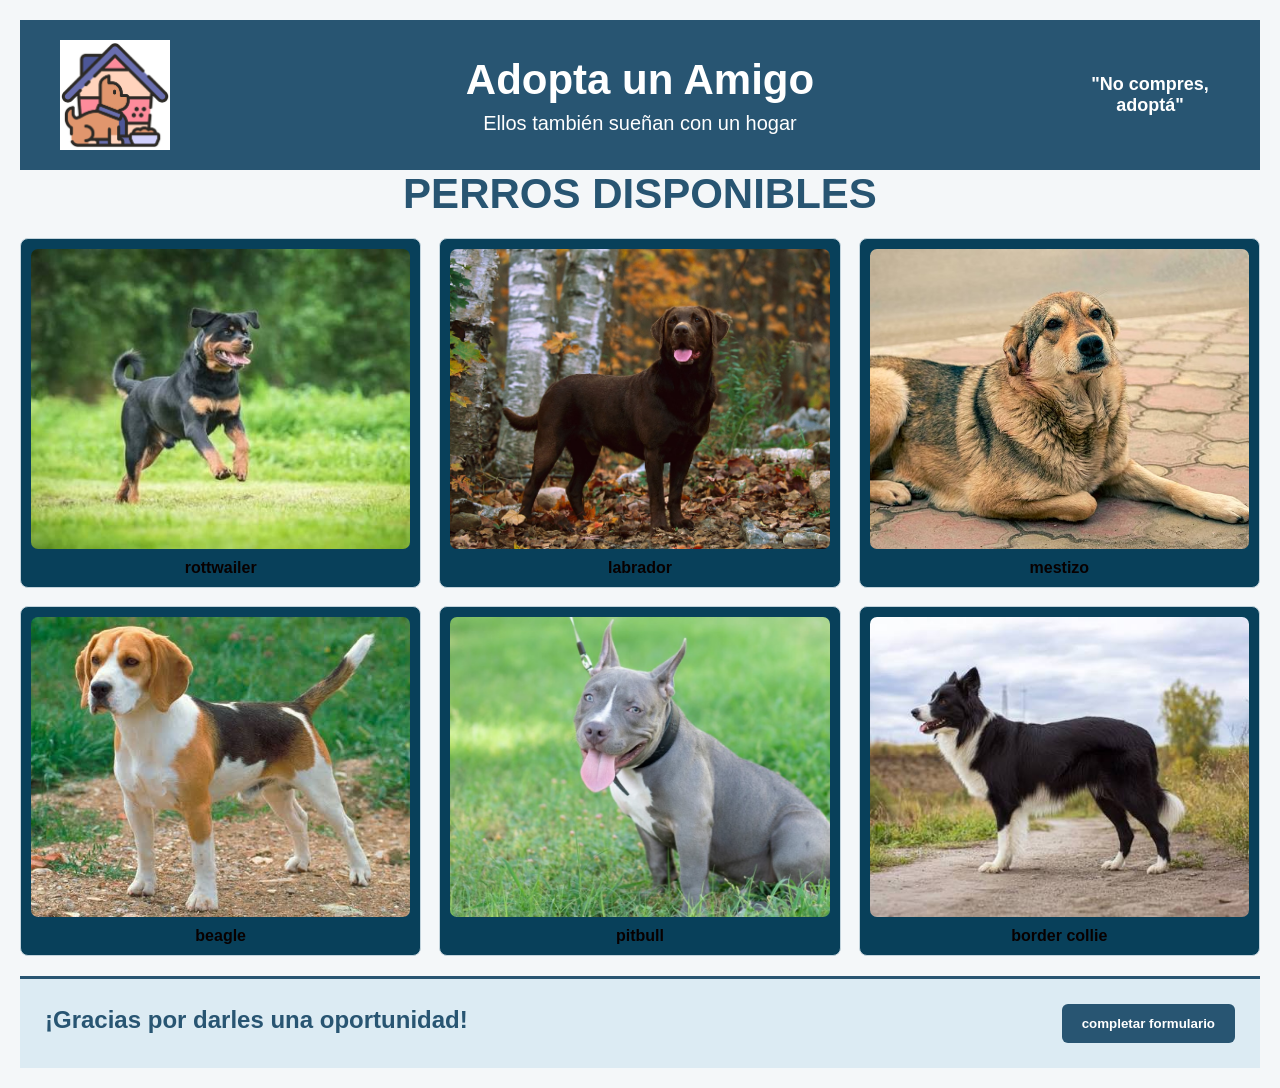
<file: index.html>
<!DOCTYPE html>
<html lang="es">

<head>
    <meta charset="UTF-8">
    <meta name="viewport" content="width=device-width, initial-scale=1.0">

    <title>indice Alejo Petrillo</title>

    <link rel="stylesheet" href="stile.css">
</head>



<header class="encabezado">

    
        <div class="logo">
            <img src="img/logo.perrera.png" alt="Logo">
        </div>

        <div class="titulo">
            <h1>Adopta un Amigo</h1>
            <p>Ellos también sueñan con un hogar</p>
        </div>

        <div class="mensaje">
            <p>"No compres,<br>adoptá"</p>
        </div>

    </header>
    <body>
    <h1 class="titulo-index">PERROS DISPONIBLES</h1>

<div class="contenedor-index">

    <div class="caja-index">
       <img src="img/rottwailer1.jpg" alt="Perro1"> 
        <p>rottwailer</p>
    </div>

    <div class="caja-index">
        <img src="img/labrador2.jpg" alt="Perro2">
        <p>labrador</p>
    </div>

    <div class="caja-index">
        <img src="img/mestizo1.avif" alt="Perro3">
        <p>mestizo</p>
    </div>

    <div class="caja-index">
        <img src="img/beagle1.jpg" alt="Perro 4">
        <p>beagle</p>
    </div>

    <div class="caja-index">
        <img src="img/pitbull1.jpg" alt="Perro5">
        <p>pitbull</p>
    </div>

    <div class="caja-index">
        <img src="img/border.collie1.jpg" alt="Perro6">
        <p>border collie </p>
    </div>

</div>
</body>
<footer>

    <div>
        <h2>¡Gracias por darles una oportunidad!</h2>
    </div>

    <div class="botones">

        <a href="formulario.html"><button type="">
           completar formulario
        </button>
        </a>

        

    </div>
</footer>
</html>
</file>
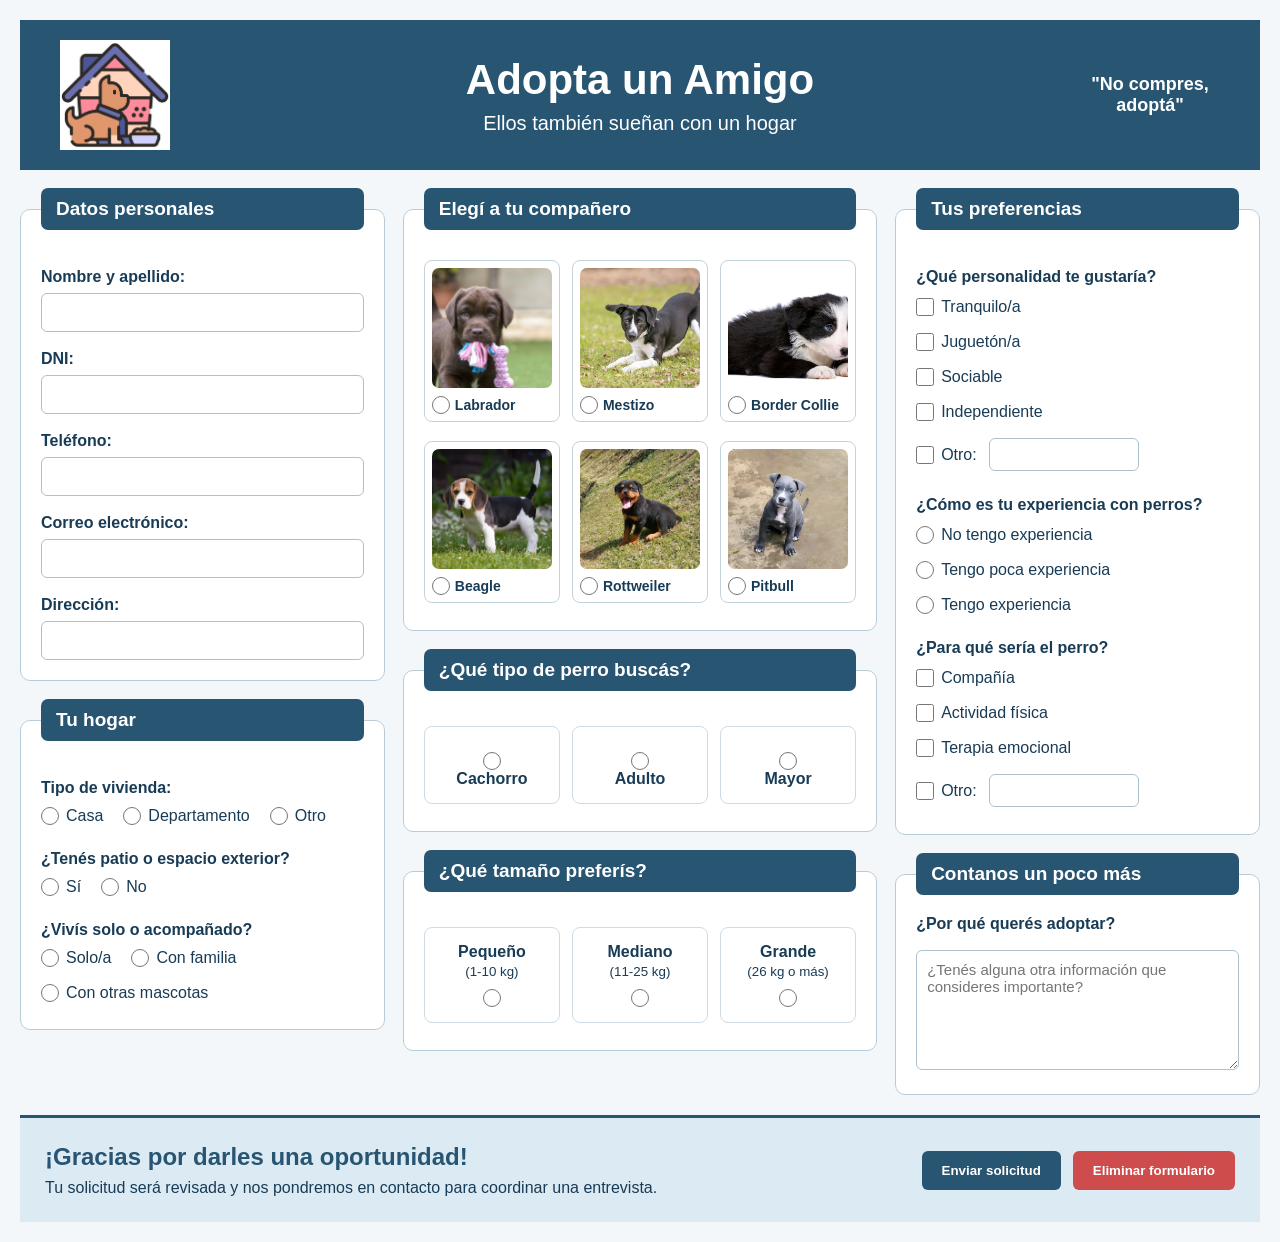
<file: formulario.html>
<!DOCTYPE html>
<html lang="es">

<head>
    <meta charset="UTF-8">
    <meta name="viewport" content="width=device-width, initial-scale=1.0">

    <title>formulario Alejo Petrillo</title>

    <link rel="stylesheet" href="stile.css">
</head>

<body>


    <header class="encabezado">

    
        <div class="logo">
            <img src="img/logo.perrera.png" alt="Logo">
        </div>

        <div class="titulo">
            <h1>Adopta un Amigo</h1>
            <p>Ellos también sueñan con un hogar</p>
        </div>

        <div class="mensaje">
            <p>"No compres,<br>adoptá"</p>
        </div>

    </header>
<form action="#" method="POST" id="registroForm">

        <main class="contenedor">
             <section class="columna">
                <fieldset>

                    <legend> Datos personales</legend>

                    <div class="campo">
                        <label>Nombre y apellido:</label>
                        <input type="text" name="nombre">
                    </div>

                    <div class="campo">
                        <label>DNI:</label>
                        <input type="text" name="dni">
                    </div>

                    <div class="campo">
                        <label>Teléfono:</label>
                        <input type="tel" name="telefono">
                    </div>

                    <div class="campo">
                        <label>Correo electrónico:</label>
                        <input type="email" name="gmail">
                    </div>

                    <div class="campo">
                        <label>Dirección:</label>
                        <input type="text" name="direccion">
                    </div>

                </fieldset>
                <fieldset>

                    <legend> Tu hogar</legend>

                    <div class="campo">
                        <label>Tipo de vivienda:</label>

                        <div class="opciones">
                            <label>
                                <input type="radio" name="vivienda" value="casa">
                                Casa
                            </label>

                            <label>
                                <input type="radio" name="vivienda" value="departamento">
                                Departamento
                            </label>

                            <label>
                                <input type="radio" name="vivienda" value="otro">
                                Otro
                            </label>
                        </div>
                    </div>

                    <div class="campo">
                        <label>¿Tenés patio o espacio exterior?</label>

                        <div class="opciones">
                            <label>
                                <input type="radio" name="patio" value="si">
                                Sí
                            </label>

                            <label>
                                <input type="radio" name="patio" value="no">
                                No
                            </label>
                        </div>
                    </div>

                    <div class="campo">
                        <label>¿Vivís solo o acompañado?</label>

                        <div class="opciones">
                            <label>
                                <input type="radio" name="personas" value="solo">
                                Solo/a
                            </label>

                            <label>
                                <input type="radio" name="personas" value="familia">
                                Con familia
                            </label>

                            <label>
                                <input type="radio" name="personas" value="mascotas">
                                Con otras mascotas
                            </label>
                        </div>
                    </div>

                </fieldset>

            </section>
            <section class="columna">
                <fieldset>

                    <legend> Elegí a tu compañero</legend>

                    <div class="perros">

                        <label class="perro">
                            <img src="img/labrador.jpg" alt="Labrador">
                            <span>
                                <input type="radio" name="perro" value="labrador">
                                Labrador
                            </span>
                        </label>

                        <label class="perro">
                            <img src="img/mestizo.jpg" alt="Mestizo">
                            <span>
                                <input type="radio" name="perro" value="mestizo">
                                Mestizo
                            </span>
                        </label>

                        <label class="perro">
                            <img src="img/border.collie.jpg" alt="Border Collie">
                            <span>
                                <input type="radio" name="perro" value="border">
                                Border Collie
                            </span>
                        </label>

                        <label class="perro">
                            <img src="img/beagle.jpg" alt="Beagle">
                            <span>
                                <input type="radio" name="perro" value="beagle">
                                Beagle
                            </span>
                        </label>

                        <label class="perro">
                            <img src="img/rottwailer.jpg" alt="Rottweiler">
                            <span>
                                <input type="radio" name="perro" value="shihtzu">
                                Rottweiler
                            </span>
                        </label>

                        <label class="perro">
                            <img src="img/pitbull.jpg" alt="Pitbull">
                            <span>
                                <input type="radio" name="perro" value="pitbull">
                                Pitbull
                            </span>
                        </label>

                    </div>

                </fieldset>
                <fieldset>

                    <legend> ¿Qué tipo de perro buscás?</legend>

                    <div class="tres-opciones">

                        <label>
                          
                            <input type="radio" name="edad" value="cachorro">
                            Cachorro
                        </label>

                        <label>
                            
                            <input type="radio" name="edad" value="adulto">
                            Adulto
                        </label>

                        <label>
                          
                            <input type="radio" name="edad" value="mayor">
                            Mayor
                        </label>

                    </div>

                </fieldset>
                <fieldset>

                    <legend> ¿Qué tamaño preferís?</legend>

                    <div class="tres-opciones">

                        <label>
                            
                            Pequeño
                            <small>(1-10 kg)</small>
                            <input type="radio" name="tamano" value="pequeno">
                        </label>

                        <label>
                           
                            Mediano
                            <small>(11-25 kg)</small>
                            <input type="radio" name="tamano" value="mediano">
                        </label>

                        <label>
                           
                            Grande
                            <small>(26 kg o más)</small>
                            <input type="radio" name="tamano" value="grande">
                        </label>

                    </div>

                </fieldset>

            </section>
            <section class="columna">
                <fieldset>

                    <legend> Tus preferencias</legend>

                    <div class="campo">

                        <label>¿Qué personalidad te gustaría?</label>

                        <div class="check">
                            <label>
                                <input type="checkbox" name="personalidad" value="tranquilo">
                                Tranquilo/a
                            </label>

                            <label>
                                <input type="checkbox" name="personalidad" value="jugueton">
                                Juguetón/a
                            </label>

                            <label>
                                <input type="checkbox" name="personalidad" value="sociable">
                                Sociable
                            </label>

                            <label>
                                <input type="checkbox" name="personalidad" value="independiente">
                                Independiente
                            </label>

                            <label>
                                <input type="checkbox" name="personalidad" value="otro">
                                Otro:
                                <input type="text">
                            </label>
                        </div>

                    </div>
                    
                    <div class="campo">

                        <label>¿Cómo es tu experiencia con perros?</label>

                        <div class="check">

                            <label>
                                <input type="radio" name="experiencia">
                                No tengo experiencia
                            </label>

                            <label>
                                <input type="radio" name="experiencia">
                                Tengo poca experiencia
                            </label>

                            <label>
                                <input type="radio" name="experiencia">
                                Tengo experiencia
                            </label>

                        </div>

                    </div>
                    <div class="campo">

                        <label>¿Para qué sería el perro?</label>

                        <div class="check">

                            <label>
                                <input type="checkbox">
                                Compañía
                            </label>

                            <label>
                                <input type="checkbox">
                                Actividad física
                            </label>

                            <label>
                                <input type="checkbox">
                                Terapia emocional
                            </label>

                            <label>
                                <input type="checkbox">
                                Otro:
                                <input type="text">
                            </label>

                        </div>

                    </div>

                </fieldset>


                
                <fieldset>

                    <legend> Contanos un poco más</legend>

                    <label>
                        ¿Por qué querés adoptar?
                    </label>

                    <textarea
                        placeholder="¿Tenés alguna otra información que consideres importante?"
                    ></textarea>

                </fieldset>

            </section>

        </main>


        
       

    

</body>
<footer>

    <div>
        <h2>¡Gracias por darles una oportunidad!</h2>

        <p>
            Tu solicitud será revisada y
            nos pondremos en contacto para coordinar una entrevista.
        </p>
    </div>

    <div class="botones">

        <button type="submit">
            Enviar solicitud
        </button>

        <button type="reset">
            Eliminar formulario
        </button>

    </div>
</footer>
</form>
</html>
</file>
<file: stile.css>
* {
box-sizing: border-box;
margin: 0;
padding: 0;
}
body {
font-family: Arial, sans-serif;
background: #f4f7f9;
color: #183b56;
padding: 20px;
}
.encabezado {
width: 100%;
min-height: 150px;
background: #285572;
display: flex;
align-items: center;
padding: 15px 30px;
color: white;
}
.logo {
width: 130px;
height: 110px;
 display: flex;
 align-items: center;
justify-content: center;
 margin-right: 30px;
}
.logo img {
max-width: 100%;
 max-height: 100%;
 object-fit: contain;
}
.titulo {
flex: 1;
text-align: center;
}
.titulo h1 {
font-size: 42px;
margin-bottom: 8px;
}
.titulo p {
font-size: 20px;
}
.mensaje {
width: 160px;
text-align: center;
font-size: 18px;
font-weight: bold;
}
.contenedor {
width: 100%;
display: grid;
grid-template-columns: 1fr 1.3fr 1fr;
gap: 18px;
margin-top: 18px;
}
.columna {
 display: flex;
flex-direction: column;
gap: 18px;
}
fieldset {
border: 1px solid #b7cbd8;
border-radius: 10px;
 padding: 20px;
background: white;
}
legend {
background: #285572;
color: white;
font-size: 19px;
font-weight: bold;
padding: 10px 15px;
border-radius: 7px;
width: 100%;
}
.campo {
margin-top: 18px;
 margin-bottom: 18px;
}
.campo:last-child {
margin-bottom: 0;
}
label {
font-weight: bold;
display: block;
margin-bottom: 7px;
}
input[type="text"],
input[type="email"],
input[type="tel"] {
width: 100%;
padding: 10px;
border: 1px solid #abc1cf;
border-radius: 6px;
background: white;
font-size: 15px;
}
input[type="text"]:focus,
input[type="email"]:focus,
input[type="tel"]:focus,
textarea:focus {
outline: none;
border-color: #285572;
}
.opciones {
 display: flex;
flex-wrap: wrap;
 gap: 10px 20px;
margin-top: 10px;
}
.opciones label,
.check label {
font-weight: normal;
display: flex;
align-items: center;
 gap: 7px;
}
input[type="radio"],
input[type="checkbox"] {
 width: 18px;
height: 18px;
accent-color: #285572;
}
.perros {
display: grid;
 grid-template-columns: repeat(3, 1fr);
 gap: 12px;
margin-top: 10px;
}
.perro {
    border: 1px solid #c2d3dc;
 border-radius: 8px;
padding: 7px;
background: white;
cursor: pointer;
}
.perro:hover {
border-color: #285572;
}
.perro img {
width: 100%;
 height: 120px;
object-fit: cover;
border-radius: 7px;
display: block;
margin-bottom: 8px;
}
.perro span {
display: flex;
align-items: center;
 gap: 5px;
font-size: 14px;
}
.tres-opciones {
display: grid;
grid-template-columns: repeat(3, 1fr);
 gap: 12px;
margin-top: 15px;
}
.tres-opciones label {
border: 1px solid #d0dce3;
border-radius: 8px;
padding: 15px 8px;
text-align: center;
background: #ffffff;
font-weight: bold;
}
.tres-opciones label:hover {
border-color: #285572;
}
.icono-perro {
display: block;
font-size: 35px;
margin-bottom: 8px;
}
.tres-opciones input {
display: block;
margin: 10px auto 0;
}
.tres-opciones small {
display: block;
font-weight: normal;
 margin-top: 3px;
}
.check {
display: flex;
flex-direction: column;
gap: 10px;
margin-top: 12px;
}
.check input[type="text"] {
width: 150px;
margin-left: 5px;
padding: 7px;
}
textarea {
 width: 100%;
min-height: 120px;
margin-top: 10px;
padding: 10px;
resize: vertical;
border: 1px solid #abc1cf;
border-radius: 6px;
font-family: Arial, sans-serif;
font-size: 15px;
}
footer {
width: 100%;
background: #dcebf3;
padding: 25px;
margin-top: 20px;
box-sizing: border-box;
display: flex;
justify-content: space-between;
align-items: center;
gap: 20px;
border-top: 3px solid #285572;
}
footer h2 {
margin: 0 0 8px;
color: #285572;
}
footer p {
margin: 0;
}
.botones {
display: flex;
gap: 12px;
}
.botones button {
padding: 12px 20px;
border: none;
border-radius: 6px;
background: #285572;
color: white;
font-weight: bold;
cursor: pointer;
}

.botones button:hover {
background: #3b9114;
}
.botones button[type="reset"] {
background: #cf4c4c;
}
.botones button[type="reset"]:hover {
background: #9c0707;
}
.titulo-index {
font-family: Arial, sans-serif;
font-size: 42px;
text-align: center;
color: #285572;
margin-bottom: 20px;
}
.contenedor-index {
width: 100%;
display: grid;
grid-template-columns: repeat(3, 1fr);
gap: 18px;
 margin-top: 18px;
}
.caja-index {
 border: 1px solid #c2d3dc;
border-radius: 8px;
 padding: 10px;
background: rgb(8, 64, 90);
 text-align: center;
}
.caja-index:hover {
border-color: #285572;
}
.caja-index img {
    width: 100%;
    height: 300px;
    object-fit: cover;
    border-radius: 7px;
    display: block;
    margin-bottom: 10px;
}
.caja-index p {
font-size: 16px;
font-weight: bold;
color: #080000;
}
</file>
